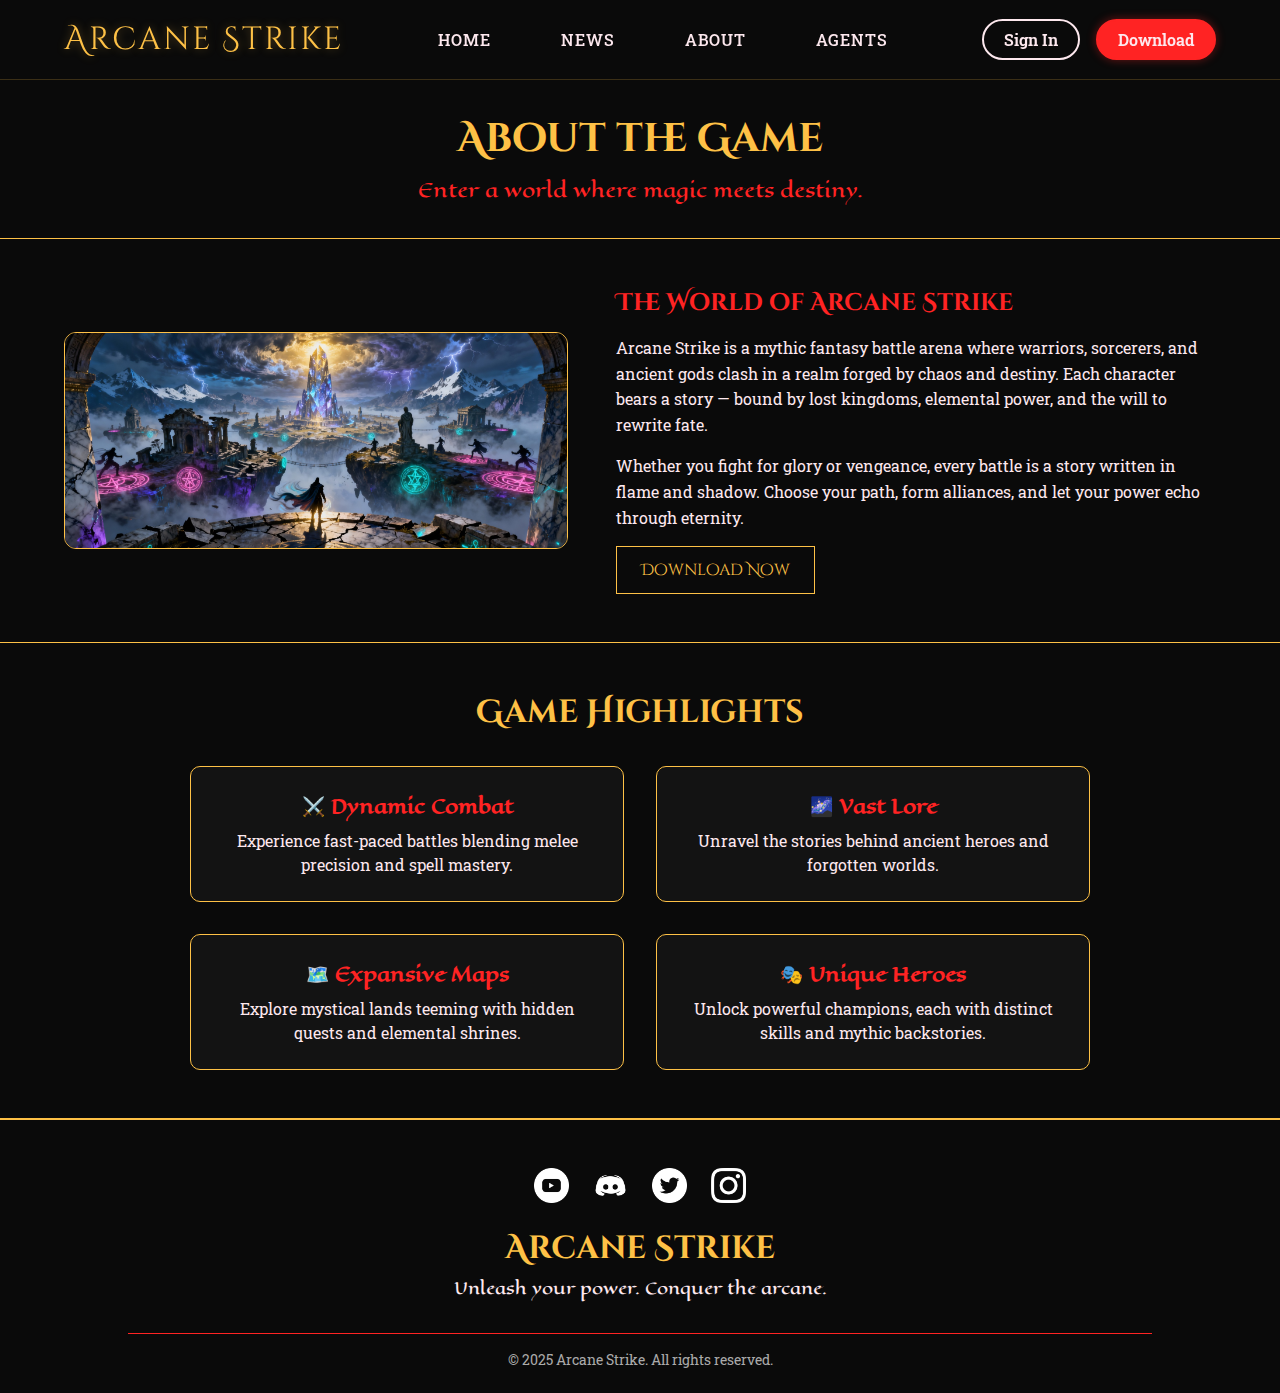
<file: about.html>
<!DOCTYPE html>
<html lang="en">
<head>
  <meta charset="UTF-8">
  <meta name="author" content="Simran Sobhani">
  <meta name="description" content="About Arcane Strike - Enter the Realm of Legends">
  <meta name="viewport" content="width=device-width, initial-scale=1.0">
  <title>About | Arcane Strike</title>

  <!-- General Styles -->
  <link rel="stylesheet" href="styles.css">

  <!-- Page-specific Styles -->
  <link rel="stylesheet" href="about.css">
</head>

<body>

  <!-- Navbar -->
  <header>
    <nav class="navbar">
      <div class="navbar-container">

        <!-- Logo -->
        <a href="index.html" class="navbar-logo">Arcane Strike</a>

        <!-- Navigation -->
        <ul class="navbar-menu">
          <li><a href="index.html">HOME</a></li>
          <li><a href="news-1.html">NEWS</a></li>
          <li><a href="about.html">ABOUT</a></li>
          <li><a href="agents.html">AGENTS</a></li>
        </ul>

        <!-- Header Buttons -->
        <div class="navbar-buttons">
          <a href="signin.html" class="btn signin-btn">Sign In</a>
          <a href="#download" class="btn download-btn">Download</a>
        </div>

      </div>
    </nav>

    <!-- Page Header -->
    <div class="about-header">
      <h1>About the Game</h1>
      <p class="tagline">Enter a world where magic meets destiny.</p>
    </div>
  </header>

  <!-- Main About Section -->
  <section class="about-main">
    
    <!-- About Image -->
    <div class="about-image">
      <img src="assets/about-game.png" alt="Arcane Strike world">
    </div>

    <!-- About Content -->
    <div class="about-text">
      <h2>The World of Arcane Strike</h2>

      <p>
        Arcane Strike is a mythic fantasy battle arena where warriors, sorcerers, and ancient gods clash in a realm 
        forged by chaos and destiny. Each character bears a story — bound by lost kingdoms, elemental power, and 
        the will to rewrite fate.
      </p>

      <p>
        Whether you fight for glory or vengeance, every battle is a story written in flame and shadow. 
        Choose your path, form alliances, and let your power echo through eternity.
      </p>

      <button class="cta-button">Download Now</button>
    </div>

  </section>

  <!-- Features Section -->
  <section class="features">
    <h2>Game Highlights</h2>

    <div class="features-grid">

      <div class="feature-card">
        <h3>⚔️ Dynamic Combat</h3>
        <p>Experience fast-paced battles blending melee precision and spell mastery.</p>
      </div>

      <div class="feature-card">
        <h3>🌌 Vast Lore</h3>
        <p>Unravel the stories behind ancient heroes and forgotten worlds.</p>
      </div>

      <div class="feature-card">
        <h3>🗺️ Expansive Maps</h3>
        <p>Explore mystical lands teeming with hidden quests and elemental shrines.</p>
      </div>

      <div class="feature-card">
        <h3>🎭 Unique Heroes</h3>
        <p>Unlock powerful champions, each with distinct skills and mythic backstories.</p>
      </div>

    </div>
  </section>

  <!-- Footer -->
  <footer class="footer">

    <div class="footer-container">

      <!-- Footer Icons -->
      <div class="footer-socials">
        <a href="#"><img src="assets/icon-youtube.png" alt="YouTube"></a>
        <a href="#"><img src="assets/icon-discord.png" alt="Discord"></a>
        <a href="#"><img src="assets/icon-twitter.png" alt="Twitter"></a>
        <a href="#"><img src="assets/icon-instagram.png" alt="Instagram"></a>
      </div>

      <!-- Footer Branding -->
      <div class="footer-content">
        <h3 class="footer-title">Arcane Strike</h3>
        <p class="footer-tagline">Unleash your power. Conquer the arcane.</p>
      </div>

      <!-- Footer Bottom -->
      <div class="footer-bottom">
        <p>© 2025 Arcane Strike. All rights reserved.</p>
      </div>

    </div>

  </footer>

</body>
</html>
</file>
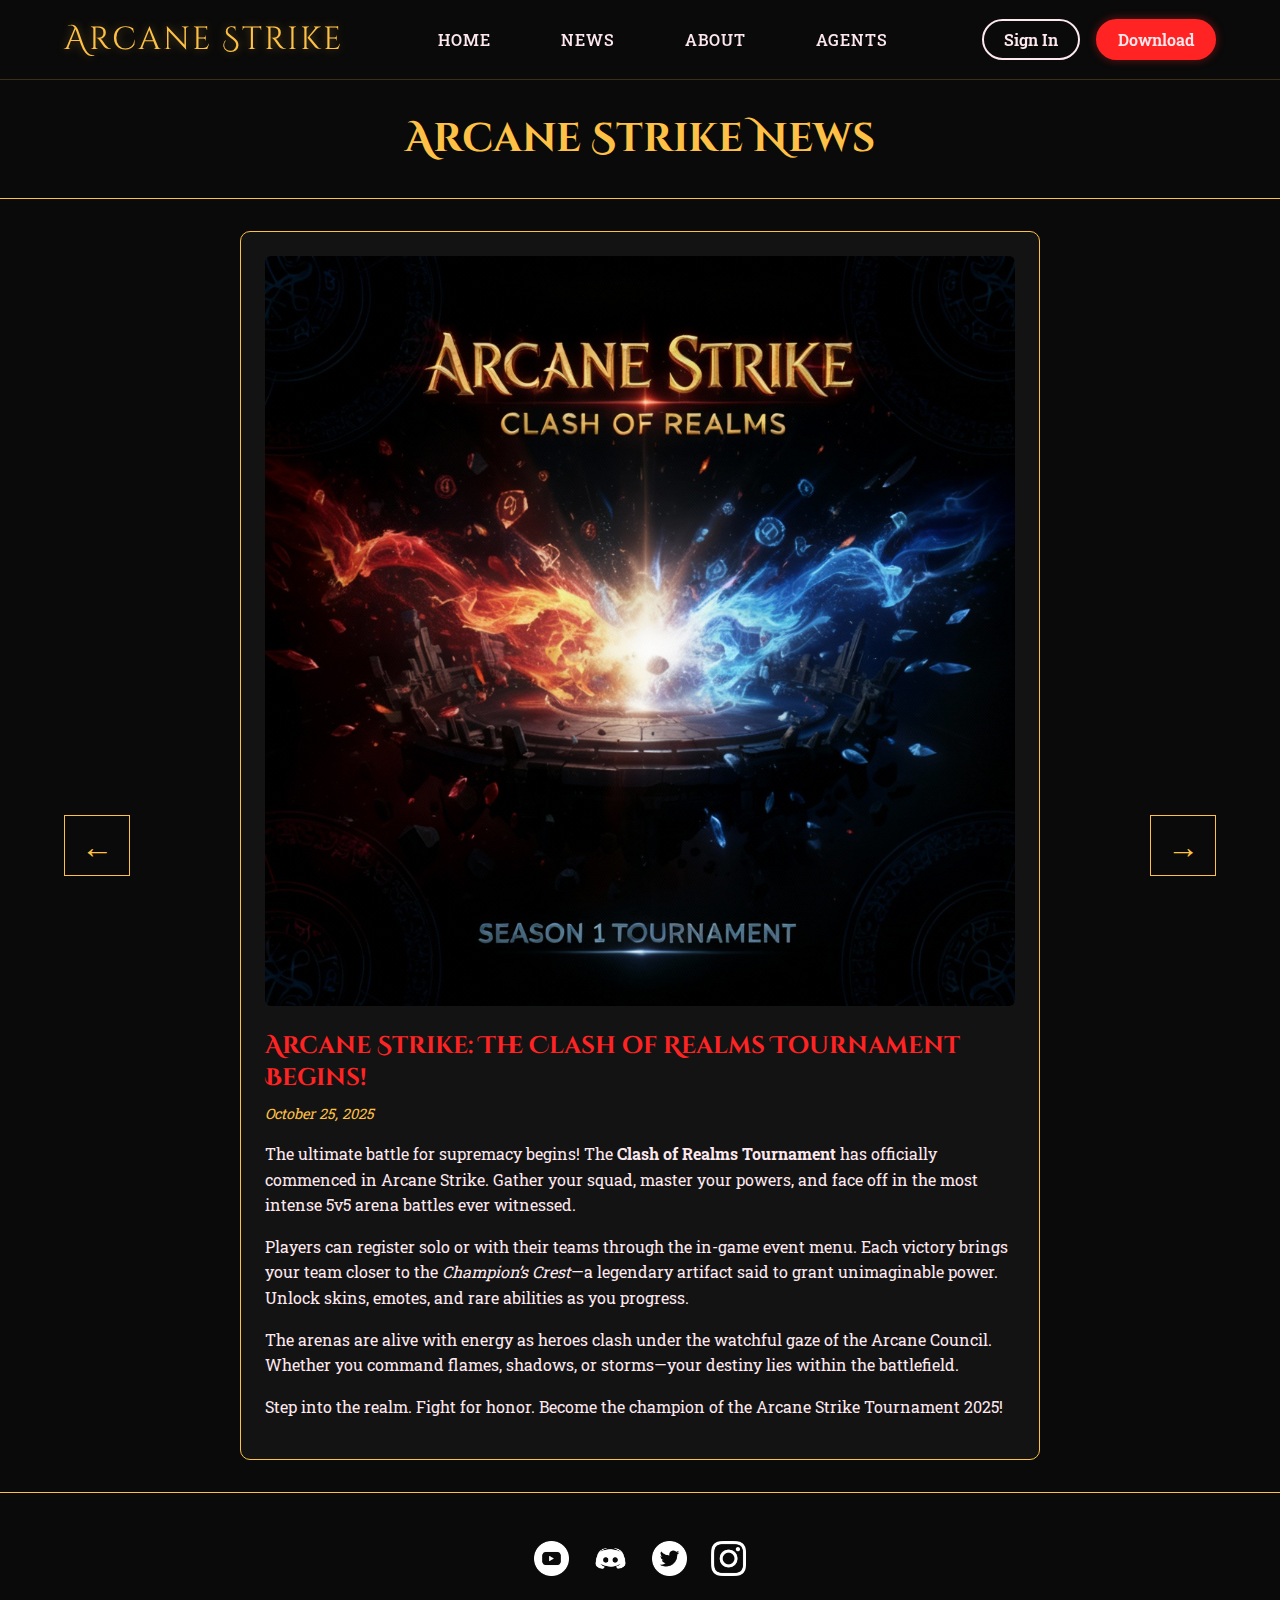
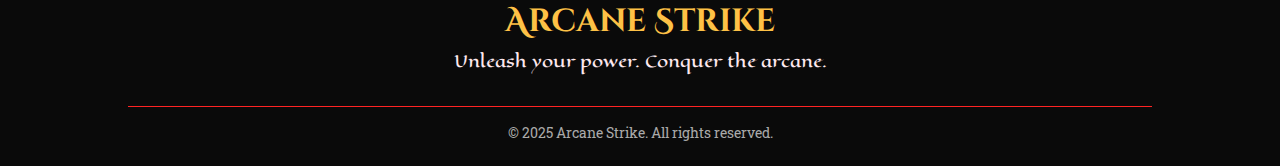
<file: news-1.html>
<!DOCTYPE html>
<html lang="en">
<head>
  <meta charset="UTF-8">
  <meta name="author" content="Simran Sobhani">
  <meta name="description" content="Arcane Strike - Tournament Announcement">
  <meta name="viewport" content="width=device-width, initial-scale=1.0">
  <title>News | Arcane Strike Tournament</title>

  <link rel="stylesheet" href="styles.css">
  <link rel="stylesheet" href="news.css">
</head>

<body>

  <!-- NAVBAR -->
  <header>
    <nav class="navbar">
      <div class="navbar-container">

        <a href="index.html" class="navbar-logo">Arcane Strike</a>

        <input type="checkbox" id="nav-toggle" class="nav-toggle">
                <label for="nav-toggle" class="hamburger">
                    <span></span>
                    <span></span>
                    <span></span>
                </label>

        <ul class="navbar-menu">
          <li><a href="index.html">HOME</a></li>
          <li><a href="news-1.html">NEWS</a></li>
          <li><a href="about.html">ABOUT</a></li>
          <li><a href="#agents">AGENTS</a></li>
        </ul>

        <div class="navbar-buttons">
          <a href="signin.html" class="btn signin-btn">Sign In</a>
          <a href="#download" class="btn download-btn">Download</a>
        </div>

      </div>
    </nav>

    <div class="news-header">
      <h1>Arcane Strike News</h1>
    </div>
  </header>

  <!-- MAIN CONTENT -->
  <main class="news-main">

    <a class="nav-arrow left-arrow" href="news-3.html">&#8592;</a>

    <article class="news-article">

      <img src="assets/news-1.png" alt="Arcane Strike Tournament" class="news-image">

      <div class="news-content">
        <h2>Arcane Strike: The Clash of Realms Tournament Begins!</h2>
        <p class="news-date">October 25, 2025</p>

        <p>
          The ultimate battle for supremacy begins! The 
          <strong>Clash of Realms Tournament</strong> has officially commenced in Arcane Strike. 
          Gather your squad, master your powers, and face off in the most intense 5v5 arena battles ever witnessed.
        </p>

        <p>
          Players can register solo or with their teams through the in-game event menu. Each victory brings your team 
          closer to the <em>Champion’s Crest</em>—a legendary artifact said to grant unimaginable power. Unlock skins, emotes, 
          and rare abilities as you progress.
        </p>

        <p>
          The arenas are alive with energy as heroes clash under the watchful gaze of the Arcane Council. Whether you command 
          flames, shadows, or storms—your destiny lies within the battlefield.
        </p>

        <p>
          Step into the realm. Fight for honor. Become the champion of the Arcane Strike Tournament 2025!
        </p>
      </div>

    </article>

    <a class="nav-arrow right-arrow" href="news-2.html">&#8594;</a>

  </main>

  <!-- FOOTER -->
  <footer class="footer">

    <div class="footer-container">

      <div class="footer-socials">
        <a href="#"><img src="assets/icon-youtube.png" alt="YouTube"></a>
        <a href="#"><img src="assets/icon-discord.png" alt="Discord"></a>
        <a href="#"><img src="assets/icon-twitter.png" alt="Twitter"></a>
        <a href="#"><img src="assets/icon-instagram.png" alt="Instagram"></a>
      </div>

      <div class="footer-content">
        <h3 class="footer-title">Arcane Strike</h3>
        <p class="footer-tagline">Unleash your power. Conquer the arcane.</p>
      </div>

      <div class="footer-bottom">
        <p>© 2025 Arcane Strike. All rights reserved.</p>
      </div>

    </div>

  </footer>

</body>
</html>
</file>
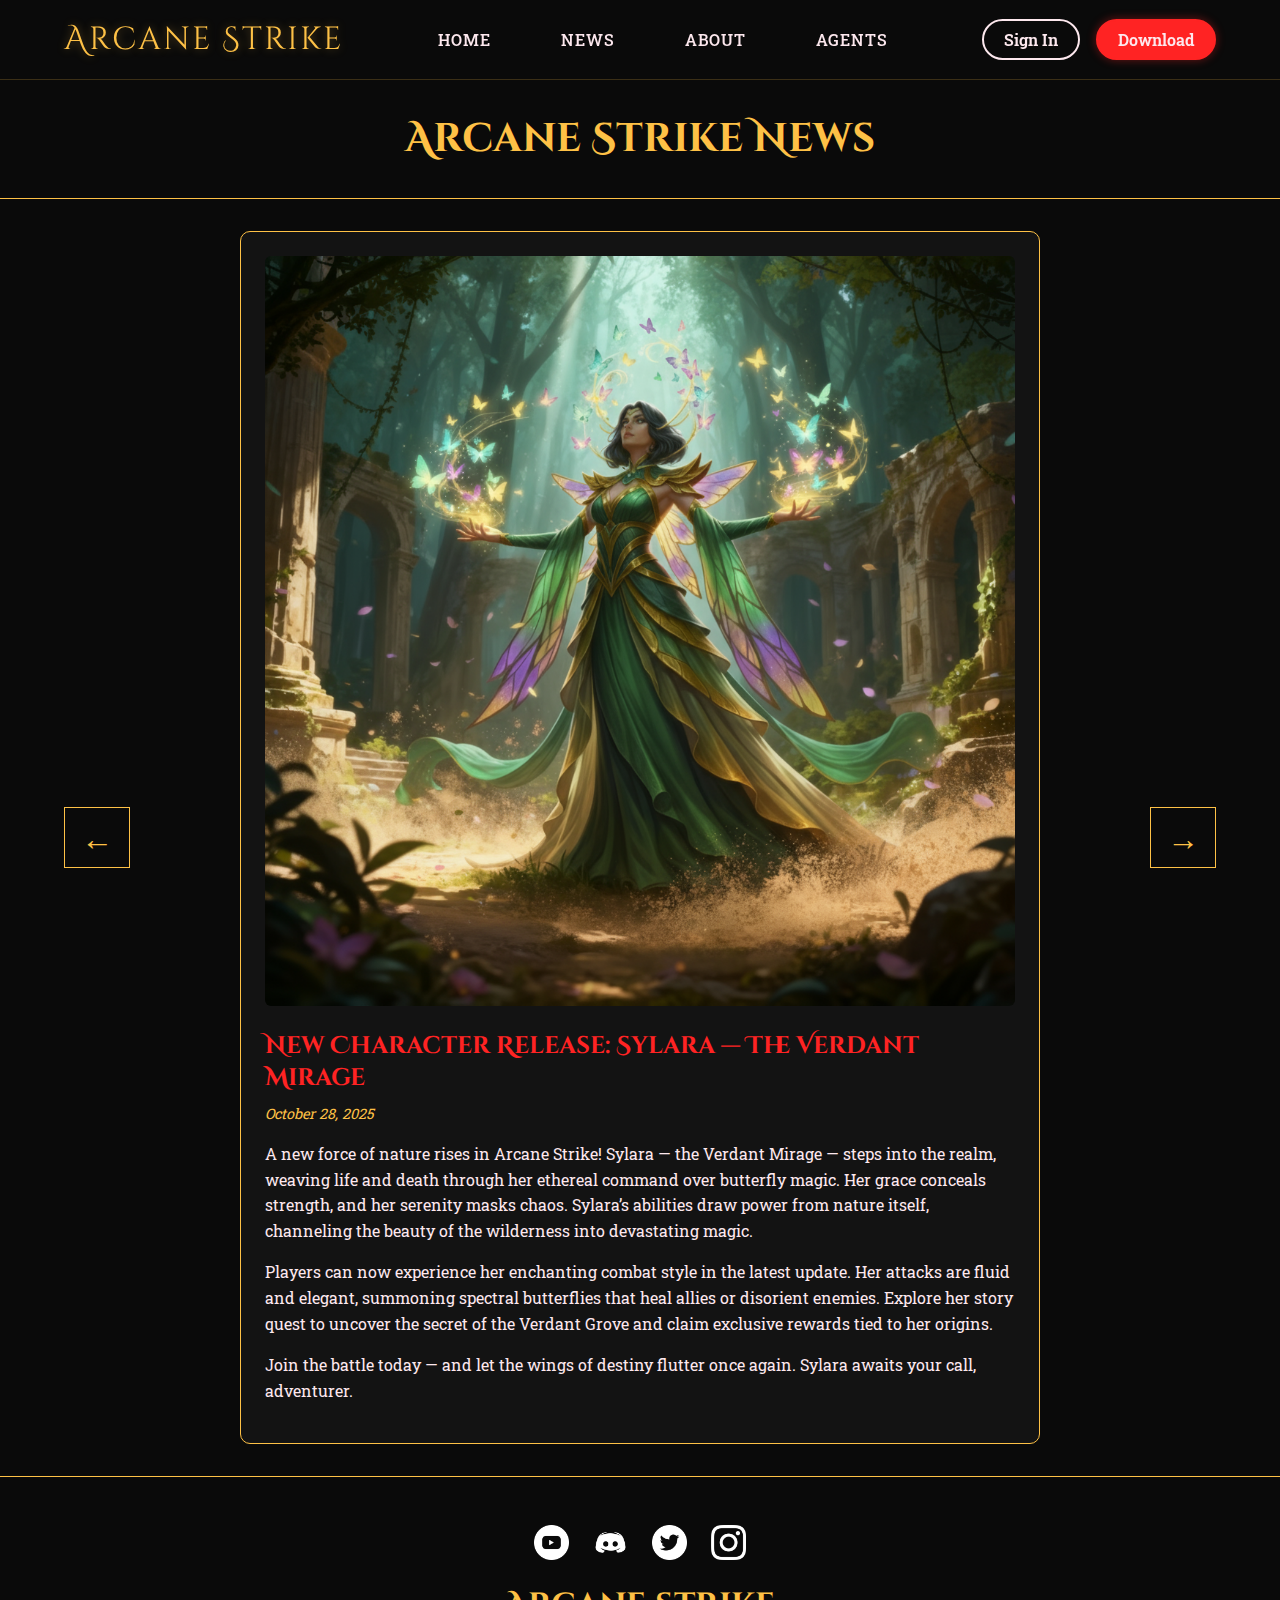
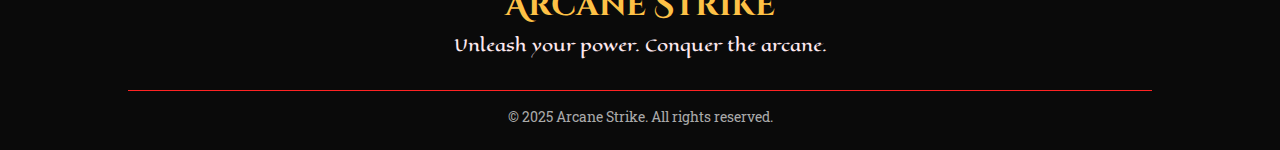
<file: news-2.html>
<!DOCTYPE html>
<html lang="en">
<head>
  <meta charset="UTF-8">
  <meta name="author" content="Simran Sobhani">
  <meta name="description" content="Arcane Strike - News Details">
  <meta name="viewport" content="width=device-width, initial-scale=1.0">
  <title>News | Arcane Strike</title>

  <!-- Global Styles -->
  <link rel="stylesheet" href="styles.css">

  <!-- Page Specific Styles -->
  <link rel="stylesheet" href="news.css">
</head>

<body>
  <header>
    <nav class="navbar">
      <div class="navbar-container">
        <a href="index.html" class="navbar-logo">Arcane Strike</a>

        <ul class="navbar-menu">
          <li><a href="index.html">HOME</a></li>
          <li><a href="news.html">NEWS</a></li>
          <li><a href="about.html">ABOUT</a></li>
          <li><a href="agents.html">AGENTS</a></li>
        </ul>

        <div class="navbar-buttons">
          <a href="signin.html" class="btn signin-btn">Sign In</a>
          <a href="#download" class="btn download-btn">Download</a>
        </div>
      </div>
    </nav>

    <div class="news-header">
      <h1>Arcane Strike News</h1>
    </div>
  </header>

  <main class="news-main">
    <a href="news-1.html" class="nav-arrow left-arrow">&#8592;</a>

    <article class="news-article">
      <img src="assets/news-2.png" alt="Sylara - The Verdant Mirage" class="news-image">

      <div class="news-content">
        <h2>New Character Release: Sylara — The Verdant Mirage</h2>
        <p class="news-date">October 28, 2025</p>

        <p>
          A new force of nature rises in Arcane Strike! Sylara — the Verdant Mirage — steps into the realm,
          weaving life and death through her ethereal command over butterfly magic. Her grace conceals strength,
          and her serenity masks chaos. Sylara’s abilities draw power from nature itself, channeling the beauty of
          the wilderness into devastating magic.
        </p>

        <p>
          Players can now experience her enchanting combat style in the latest update. Her attacks are fluid and
          elegant, summoning spectral butterflies that heal allies or disorient enemies. Explore her story quest
          to uncover the secret of the Verdant Grove and claim exclusive rewards tied to her origins.
        </p>

        <p>
          Join the battle today — and let the wings of destiny flutter once again. Sylara awaits your call, adventurer.
        </p>
      </div>
    </article>

    <a href="news-3.html" class="nav-arrow right-arrow">&#8594;</a>
  </main>

  <footer class="footer">
    <div class="footer-container">

      <div class="footer-socials">
        <a href="#"><img src="assets/icon-youtube.png" alt="YouTube"></a>
        <a href="#"><img src="assets/icon-discord.png" alt="Discord"></a>
        <a href="#"><img src="assets/icon-twitter.png" alt="Twitter"></a>
        <a href="#"><img src="assets/icon-instagram.png" alt="Instagram"></a>
      </div>

      <div class="footer-content">
        <h3 class="footer-title">Arcane Strike</h3>
        <p class="footer-tagline">Unleash your power. Conquer the arcane.</p>
      </div>

      <div class="footer-bottom">
        <p>© 2025 Arcane Strike. All rights reserved.</p>
      </div>

    </div>
  </footer>
</body>
</html>
</file>
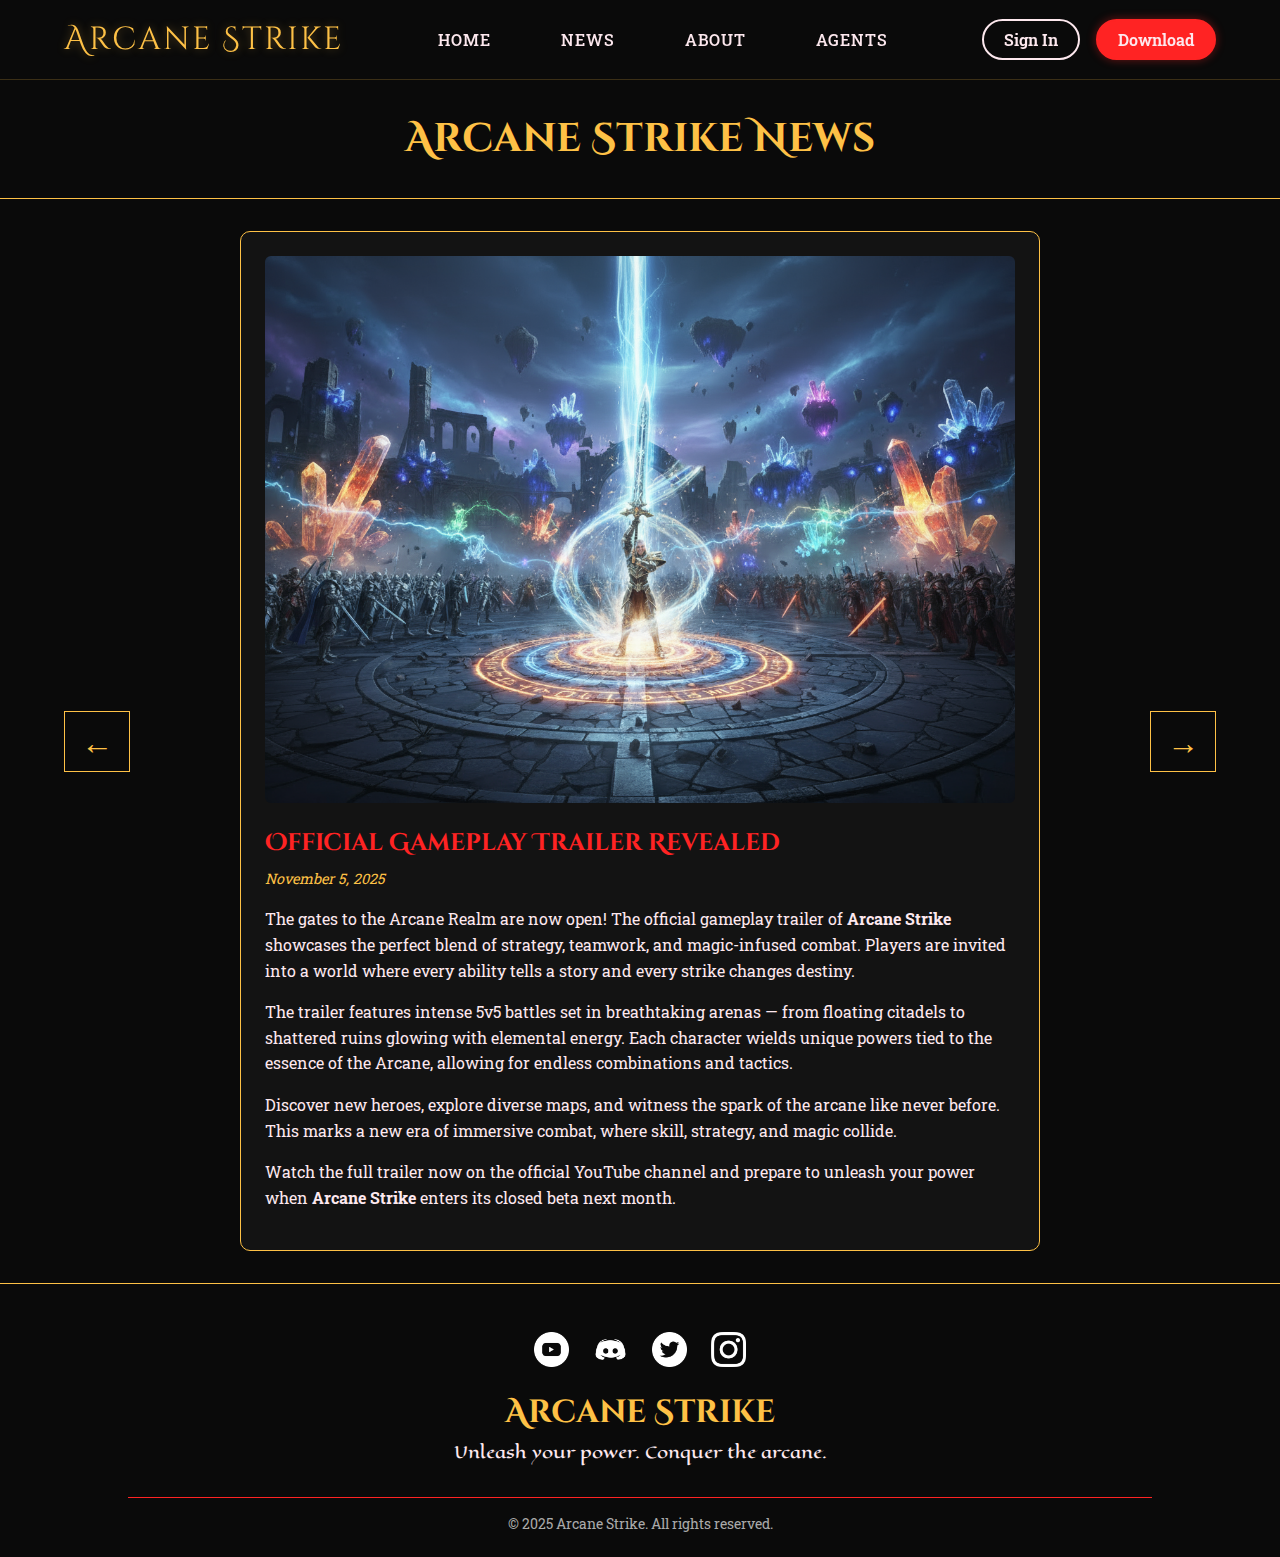
<file: news-3.html>
<!DOCTYPE html>
<html lang="en">
<head>
  <meta charset="UTF-8">
  <meta name="author" content="Simran Sobhani">
  <meta name="description" content="Arcane Strike - Tournament Announcement">
  <meta name="viewport" content="width=device-width, initial-scale=1.0">
  <title>News | Arcane Strike Tournament</title>

  <!-- Global Styles -->
  <link rel="stylesheet" href="styles.css">

  <!-- Page Specific Styles -->
  <link rel="stylesheet" href="news.css">
</head>

<body>
  <header>
    <nav class="navbar">
      <div class="navbar-container">
        <a href="index.html" class="navbar-logo">Arcane Strike</a>

        <input type="checkbox" id="nav-toggle" class="nav-toggle">
                <label for="nav-toggle" class="hamburger">
                    <span></span>
                    <span></span>
                    <span></span>
                </label>

        <ul class="navbar-menu">
          <li><a href="index.html">HOME</a></li>
          <li><a href="news-1.html">NEWS</a></li>
          <li><a href="about.html">ABOUT</a></li>
          <li><a href="agents.html">AGENTS</a></li>
        </ul>

        <div class="navbar-buttons">
          <a href="signin.html" class="btn signin-btn">Sign In</a>
          <a href="#download" class="btn download-btn">Download</a>
        </div>
      </div>
    </nav>

    <div class="news-header">
      <h1>Arcane Strike News</h1>
    </div>
  </header>

  <main class="news-main">
    <a href="news-2.html" class="nav-arrow left-arrow">&#8592;</a>

    <article class="news-article">
      <img src="assets/arcane-strike-hero.png" alt="Gameplay Trailer" class="news-image">

      <div class="news-content">
        <h2>Official Gameplay Trailer Revealed</h2>
        <p class="news-date">November 5, 2025</p>

        <p>
          The gates to the Arcane Realm are now open! The official gameplay trailer of 
          <strong>Arcane Strike</strong> showcases the perfect blend of strategy, teamwork, and magic-infused combat.
          Players are invited into a world where every ability tells a story and every strike changes destiny.
        </p>

        <p>
          The trailer features intense 5v5 battles set in breathtaking arenas — from floating citadels to 
          shattered ruins glowing with elemental energy. Each character wields unique powers tied to 
          the essence of the Arcane, allowing for endless combinations and tactics.
        </p>

        <p>
          Discover new heroes, explore diverse maps, and witness the spark of the arcane like never before. 
          This marks a new era of immersive combat, where skill, strategy, and magic collide.
        </p>

        <p>
          Watch the full trailer now on the official YouTube channel and prepare to unleash your power 
          when <strong>Arcane Strike</strong> enters its closed beta next month.
        </p>
      </div>
    </article>

    <a href="news-1.html" class="nav-arrow right-arrow">&#8594;</a>
  </main>

  <footer class="footer">
    <div class="footer-container">

      <div class="footer-socials">
        <a href="#"><img src="assets/icon-youtube.png" alt="YouTube"></a>
        <a href="#"><img src="assets/icon-discord.png" alt="Discord"></a>
        <a href="#"><img src="assets/icon-twitter.png" alt="Twitter"></a>
        <a href="#"><img src="assets/icon-instagram.png" alt="Instagram"></a>
      </div>

      <div class="footer-content">
        <h3 class="footer-title">Arcane Strike</h3>
        <p class="footer-tagline">Unleash your power. Conquer the arcane.</p>
      </div>

      <div class="footer-bottom">
        <p>© 2025 Arcane Strike. All rights reserved.</p>
      </div>

    </div>
  </footer>
</body>
</html>
</file>
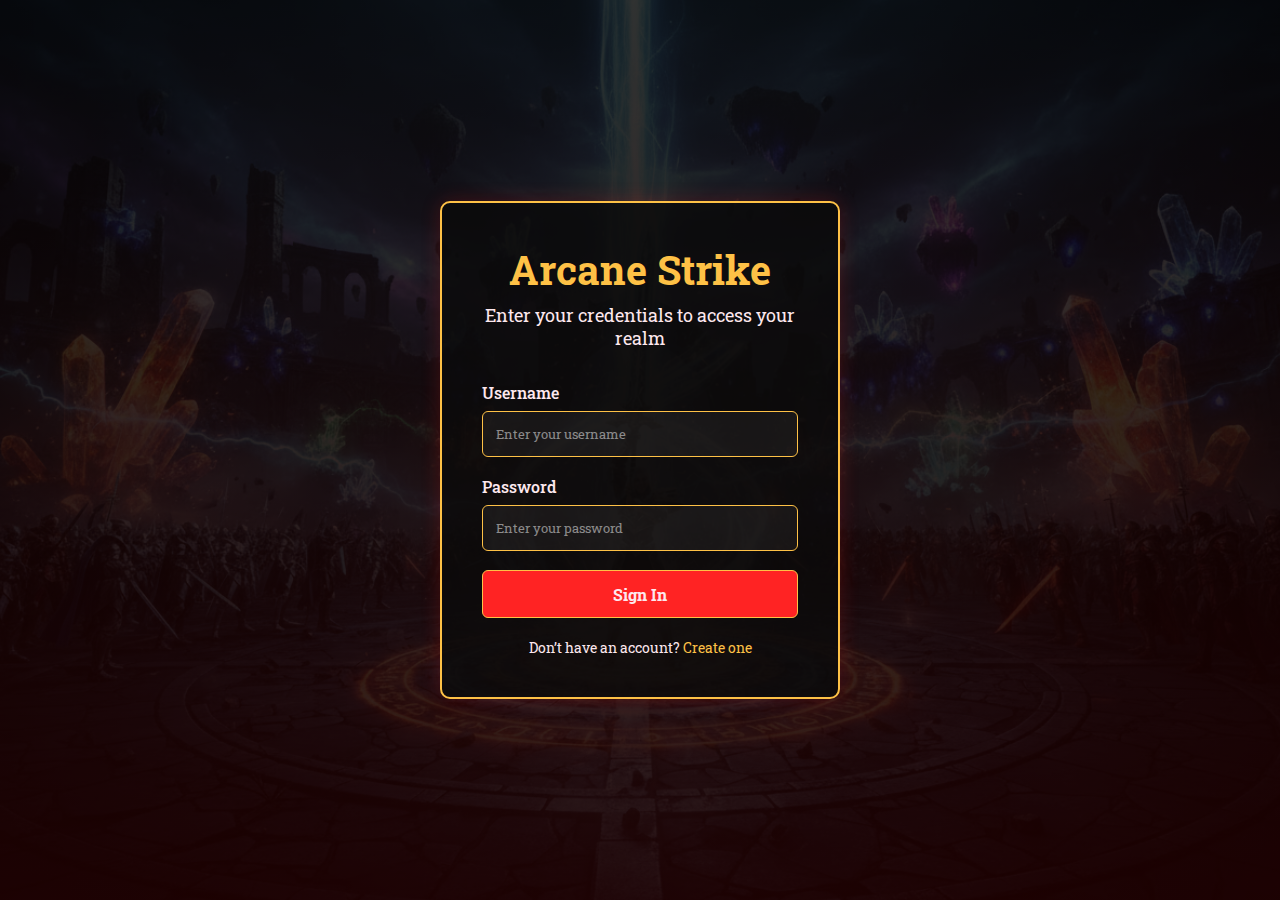
<file: signin.html>
<!DOCTYPE html>
<html lang="en">
<head>
    <meta charset="UTF-8">
    <meta name="author" content="Simran Sobhani">
    <meta name="description" content="Sign In - Arcane Strike">
    <meta name="viewport" content="width=device-width, initial-scale=1.0">
    <title>Sign In | Arcane Strike</title>
    <link rel="stylesheet" href="styles.css">
    <link rel="stylesheet" href="signin.css">
</head>
<body>
    <div class="signin-container">
        <div class="signin-card">
            <h1 class="signin-title">Arcane Strike</h1>
            <p class="signin-subtitle">Enter your credentials to access your realm</p>
            
            <form class="signin-form">
                <label for="username">Username</label>
                <input type="text" id="username" name="username" placeholder="Enter your username" required>

                <label for="password">Password</label>
                <input type="password" id="password" name="password" placeholder="Enter your password" required>

                <a type="submit" class="signin-btn" href="index.html">Sign In</a>

                <p class="signup-text">Don’t have an account? <a href="#">Create one</a></p>
            </form>
        </div>
    </div>
</body>
</html>
</file>
<file: about.css>
/* ABOUT PAGE HEADER */
.about-header {
  margin-top: 5rem;
  text-align: center;
  padding: 2rem 0;
  border-bottom: var(--BORDER);
}

.about-header h1 {
  font-family: var(--FF-HEAD);
  color: var(--GOLD);
  font-size: 2.5rem;
  margin-bottom: 0.5rem;
}

.about-header .tagline {
  font-family: var(--FF-MID);
  color: var(--RED);
  font-size: 1.2rem;
}

/* ABOUT MAIN SECTION */
.about-main {
  display: flex;
  justify-content: center;
  align-items: center;
  padding: 3rem 5%;
  gap: 3rem;
}

.about-image img {
  width: 900px;
  height: auto;
  border-radius: 12px;
  border: var(--BORDER);
}

.about-text {
  max-width: 600px;
}

.about-text h2 {
  color: var(--RED);
  font-family: var(--FF-HEAD);
  margin-bottom: 1rem;
}

.about-text p {
  line-height: 1.6;
  margin-bottom: 1rem;
}

/* CTA BUTTON */
.cta-button {
  background-color: transparent;
  border: var(--BORDER);
  color: var(--GOLD);
  padding: 0.75rem 1.5rem;
  font-family: var(--FF-HEAD);
  cursor: pointer;
  font-size: 1rem;
  transition: all 0.3s ease;
}

.cta-button:hover {
  background-color: var(--RED);
  color: var(--BLACK);
  border-color: var(--RED);
}

/* FEATURES SECTION */
.features {
  text-align: center;
  padding: 3rem 2rem;
  border-top: var(--BORDER);
  border-bottom: var(--BORDER);
}

.features h2 {
  color: var(--GOLD);
  font-family: var(--FF-HEAD);
  margin-bottom: 2rem;
  font-size: 2rem;
}

.features-grid {
  display: grid;
  grid-template-columns: repeat(2, 1fr);
  gap: 2rem;
  max-width: 900px;
  margin: 0 auto;
}

.feature-card {
  background-color: rgba(20, 20, 20, 0.9);
  border: var(--BORDER);
  border-radius: 10px;
  padding: 1.5rem;
}

.feature-card h3 {
  color: var(--RED);
  font-family: var(--FF-MID);
  margin-bottom: 0.5rem;
}

.feature-card p {
  line-height: 1.5;
}
</file>
<file: news.css>
/* NEWS HEADER */
.news-header {
  text-align: center;
  margin-top: 5rem;
  padding: 2rem 0;
  border-bottom: var(--BORDER);
}

.news-header h1 {
  font-family: var(--FF-HEAD);
  color: var(--GOLD);
  font-size: 2.5rem;
}

/* NEWS MAIN AREA */
.news-main {
  display: flex;
  align-items: center;
  justify-content: center;
  flex-grow: 1;
  padding: 2rem;
  position: relative;
}

/* ARTICLE */
.news-article {
  max-width: 800px;
  background-color: rgba(20, 20, 20, 0.9);
  border: var(--BORDER);
  border-radius: 10px;
  overflow: hidden;
  padding: 1.5rem;
}

.news-image {
  width: 100%;
  border-radius: 6px;
  margin-bottom: 1.5rem;
}

/* CONTENT */
.news-content h2 {
  font-family: var(--FF-HEAD);
  color: var(--RED);
  margin-bottom: 0.5rem;
}

.news-date {
  color: var(--GOLD);
  font-size: 0.9rem;
  margin-bottom: 1rem;
  font-style: italic;
}

.news-content p {
  margin-bottom: 1rem;
  line-height: 1.6;
}

/* NAV ARROWS */
.nav-arrow {
  background: transparent;
  border: var(--BORDER);
  color: var(--GOLD);
  font-size: 2rem;
  padding: 0.5rem 1rem;
  cursor: pointer;
  transition: 0.3s ease;
  text-decoration: none;
}

.nav-arrow:hover {
  background-color: var(--RED);
  color: var(--BLACK);
  border-color: var(--RED);
}

.left-arrow {
  position: absolute;
  left: 5%;
}

.right-arrow {
  position: absolute;
  right: 5%;
}

@media (max-width: 900px) {

  .news-header h1 {
    font-size: 2rem;
  }

  .news-main {
    padding: 1.5rem;
  }

  .news-article {
    padding: 1.2rem;
    max-width: 80%;
  }

  .news-content h2 {
    font-size: 1.4rem;
  }

  .news-content p {
    font-size: 0.95rem;
  }

  .left-arrow {
    left: -1%;
  }

  .right-arrow {
    right: -1%;
  }
}

@media (max-width: 600px) {
  .news-header h1 {
    font-size: 1.7rem;
  }

  .news-main {
    flex-direction: column;
    padding: 1rem;
  }

  .news-article {
    width: 100%;
    padding: 1rem;
  }

  .news-image {
    margin-bottom: 1.2rem;
  }

  .news-content h2 {
    font-size: 1.2rem;
  }

  .news-content p {
    font-size: 0.9rem;
  }

  .nav-arrow {
    position: relative;
    display: inline-block;
    margin: 1.2rem 0;
    font-size: 1.5rem;
    padding: 0.4rem 0.9rem;
  }

  /* Stack arrows */
  .left-arrow,
  .right-arrow {
    left: 0;
    right: 0;
  }

  .news-main {
    text-align: center;
  }

  .left-arrow {
    margin-right: 0.5rem;
  }

  .right-arrow {
    margin-left: 0.5rem;
  }
}
</file>
<file: signin.css>
body {
    min-height: 100vh;
    background: linear-gradient(rgba(0, 0, 0, 0.8), rgba(30, 0, 0, 0.9)), url('assets/arcane-strike-hero.png') no-repeat center/cover;
    display: flex;
    align-items: center;
    justify-content: center;
    font-family: var(--FF-BODY);
    color: var(--LAVENDER-BLUSH);
    padding: 1rem;
}

.signin-container {
    display: flex;
    justify-content: center;
    align-items: center;
    width: 100%;
}

.signin-card {
    background-color: rgba(10, 10, 10, 0.8);
    border: 2px solid var(--GOLD);
    border-radius: 10px;
    padding: 2.5rem;
    width: 400px;
    max-width: 100%;
    text-align: center;
    box-shadow: 0 0 20px rgba(255, 35, 35, 0.2);
}

.signin-title {
    font-family: var(--HEAD);
    font-size: 2.5rem;
    color: var(--GOLD);
    margin-bottom: 0.5rem;
}

.signin-subtitle {
    font-family: var(--MID);
    font-size: 1.1rem;
    color: var(--LAVENDER-BLUSH);
    margin-bottom: 2rem;
}

.signin-form {
    display: flex;
    flex-direction: column;
    text-align: left;
}

.signin-form label {
    margin-bottom: 0.5rem;
    font-weight: 500;
}

.signin-form input {
    padding: 0.8rem;
    margin-bottom: 1.2rem;
    border: 1px solid var(--GOLD);
    border-radius: 6px;
    background-color: rgba(255, 255, 255, 0.05);
    color: var(--LAVENDER-BLUSH);
    font-family: var(--BODY);
}

.signin-form input::placeholder {
    color: rgba(255, 255, 255, 0.5);
}

.signin-btn {
    background-color: var(--RED);
    color: var(--LAVENDER-BLUSH);
    border: 1px solid var(--GOLD);
    border-radius: 6px;
    padding: 0.8rem;
    font-size: 1rem;
    font-weight: bold;
    cursor: pointer;
    font-family: var(--MID);
    transition: all 0.4s ease;
    text-decoration: none;
    text-align: center;
}

.signin-btn:hover {
    background-color: var(--BLACK);
    color: var(--RED);
    border-color: var(--RED);
}

.signup-text {
    margin-top: 1.2rem;
    text-align: center;
    font-size: 0.9rem;
}

.signup-text a {
    color: var(--GOLD);
    text-decoration: none;
    transition: color 0.3s ease;
}

.signup-text a:hover {
    color: var(--RED);
}

@media (max-width: 900px) {
    .signin-card {
        padding: 2rem;
        width: 90%;
    }

    .signin-title {
        font-size: 2rem;
    }

    .signin-subtitle {
        font-size: 1rem;
    }
}

@media (max-width: 600px) {
    body {
        padding: 0.5rem;
    }

    .signin-card {
        padding: 1.5rem;
    }

    .signin-title {
        font-size: 1.6rem;
    }

    .signin-subtitle {
        font-size: 0.95rem;
    }

    .signin-form input {
        padding: 0.7rem;
    }

    .signin-btn {
        font-size: 0.95rem;
        padding: 0.7rem;
    }

    .signup-text {
        font-size: 0.85rem;
    }
}
</file>
<file: styles.css>
@import url('https://fonts.googleapis.com/css2?family=Cinzel+Decorative:wght@400;700;900&family=Eagle+Lake&family=Roboto+Slab:wght@100..900&display=swap');

/* UNIVERSAL RESET */
* {
  margin: 0;
  padding: 0;
  box-sizing: border-box;
}

img {
  display: block;
  max-width: 100%;
  height: auto;
}

/* VARIABLES */
:root {
  --FF-MID: 'Eagle Lake', cursive;
  --FF-BODY: 'Roboto Slab', serif;
  --FF-HEAD: 'Cinzel Decorative', serif;

  --BLACK: #0A0A0A;
  --LAVENDER-BLUSH: #FDE8EE;
  --GOLD: #FEC146;
  --AQUAMARINE: #4FE1AE;
  --RED: #FF2323;

  --BORDER: 1px solid var(--GOLD);
}

/* GENERAL */
html {
  scroll-behavior: smooth;
  font-family: var(--FF-BODY);
}

body {
  background-color: var(--BLACK);
  color: var(--LAVENDER-BLUSH);
}

/* NAVBAR */
.navbar {
  position: fixed;
  top: 0;
  width: 100%;
  height: 80px;
  background: rgba(10, 10, 10, 0.7);
  backdrop-filter: blur(10px);
  border-bottom: 1px solid rgba(254, 193, 70, 0.2);
  display: flex;
  align-items: center;
  justify-content: center;
  z-index: 100;
  transition: background 0.4s ease;
}

.navbar:hover {
  background: rgba(10, 10, 10, 0.85);
}

.navbar-container {
  width: 90%;
  max-width: 1200px;
  display: flex;
  align-items: center;
  justify-content: space-between;
}

.navbar-logo {
  font-family: var(--FF-HEAD);
  font-size: 2rem;
  color: var(--GOLD);
  text-decoration: none;
  letter-spacing: 2px;
  text-shadow: 0 0 10px rgba(254, 193, 70, 0.4);
  transition: text-shadow 0.3s ease;
}

.navbar-logo:hover {
  text-shadow: 0 0 20px rgba(254, 193, 70, 0.9);
  cursor: pointer;
}

.navbar-menu {
  display: flex;
  gap: 2rem;
  list-style: none;
}

.navbar-menu li a {
  color: var(--LAVENDER-BLUSH);
  font-size: 1rem;
  text-decoration: none;
  font-weight: 500;
  letter-spacing: 1px;
  padding: 8px 18px;
  border-radius: 25px;
  border: 1px solid transparent;
  transition: all 0.3s ease;
}

.navbar-menu li a:hover {
  color: var(--RED);
  border-color: var(--RED);
  box-shadow: 0 0 10px rgba(255, 35, 35, 0.6);
  background: rgba(255, 35, 35, 0.05);
  transform: translateY(-5px);
}

/* Hamburger Menu */
.nav-toggle {
  display: none;
}

.hamburger {
  display: none;
  flex-direction: column;
  gap: 6px;
  cursor: pointer;
}

.hamburger span {
  width: 26px;
  height: 3px;
  background: var(--GOLD);
  transition: 0.3s;
}

/* NAVBAR BUTTONS */
.navbar-buttons {
  display: flex;
  align-items: center;
  gap: 1rem;
}

.btn {
  text-decoration: none;
  padding: 8px 20px;
  font-size: 1rem;
  font-weight: 600;
  border-radius: 25px;
  border: 2px solid transparent;
  transition: all 0.3s ease;
}

/* Sign In */
.signin-btn {
  color: var(--LAVENDER-BLUSH);
  border-color: var(--LAVENDER-BLUSH);
  background: transparent;
}

.signin-btn:hover {
  color: var(--BLACK);
  background: var(--LAVENDER-BLUSH);
  box-shadow: 0 0 15px rgba(255, 255, 255, 0.5);
  transform: translateY(-2px);
}

/* Download */
.download-btn {
  background: var(--RED);
  color: var(--LAVENDER-BLUSH);
  border-color: var(--RED);
  box-shadow: 0 0 10px rgba(255, 35, 35, 0.4);
}

.download-btn:hover {
  background: var(--BLACK);
  color: var(--RED);
  border-color: var(--RED);
  box-shadow: 0 0 20px rgba(255, 35, 35, 0.8);
  transform: translateY(-2px);
}

/* FOOTER */
.footer {
  background-color: #0a0a0a;
  border-top: var(--BORDER);
  padding: 3rem 0 1.5rem 0;
  color: var(--LAVENDER-BLUSH);
  text-align: center;
  font-family: var(--FF-BODY);
  border-top: var(--BORDER);
}

.footer-container {
  width: 80%;
  margin: 0 auto;
}

.footer-socials {
  display: flex;
  justify-content: center;
  align-items: center;
  gap: 1.5rem;
  margin-bottom: 1.5rem;
}

.footer-socials a img {
  width: 35px;
  height: 35px;
  filter: brightness(0) invert(1);
  transition: all 0.4s ease;
}

.footer-socials a img:hover {
  filter: drop-shadow(0 0 8px var(--RED)) brightness(1.2);
  transform: scale(1.1);
}

.footer-title {
  font-family: var(--FF-HEAD);
  font-size: 2rem;
  color: var(--GOLD);
  margin-bottom: 0.3rem;
}

.footer-tagline {
  font-family: var(--FF-MID);
  font-size: 1rem;
  margin-bottom: 2rem;
}

.footer-bottom {
  border-top: 1px solid var(--RED);
  padding-top: 1rem;
  font-size: 0.9rem;
  color: #aaa;
}

@media (max-width: 880px) {
  .navbar-menu {
    position: absolute;
    top: 5rem;
    right: 0;
    width: 100%;
    flex-direction: column;
    background: rgba(0, 0, 0, 0.9);
    padding: 1.5rem 0;
    border-top: var(--BORDER);
    display: none;
    text-align: center;
  }

  .hamburger {
    display: flex;
  }

  .nav-toggle:checked ~ .navbar-menu {
    display: flex;
  }

  .navbar-buttons {
    display: none;
  }

  .nav-toggle:checked + .hamburger span:nth-child(1) {
    transform: translateY(9px) rotate(45deg);
  }

  .nav-toggle:checked + .hamburger span:nth-child(2) {
    opacity: 0;
  }

  .nav-toggle:checked + .hamburger span:nth-child(3) {
    transform: translateY(-9px) rotate(-45deg);
  }
}
</file>
